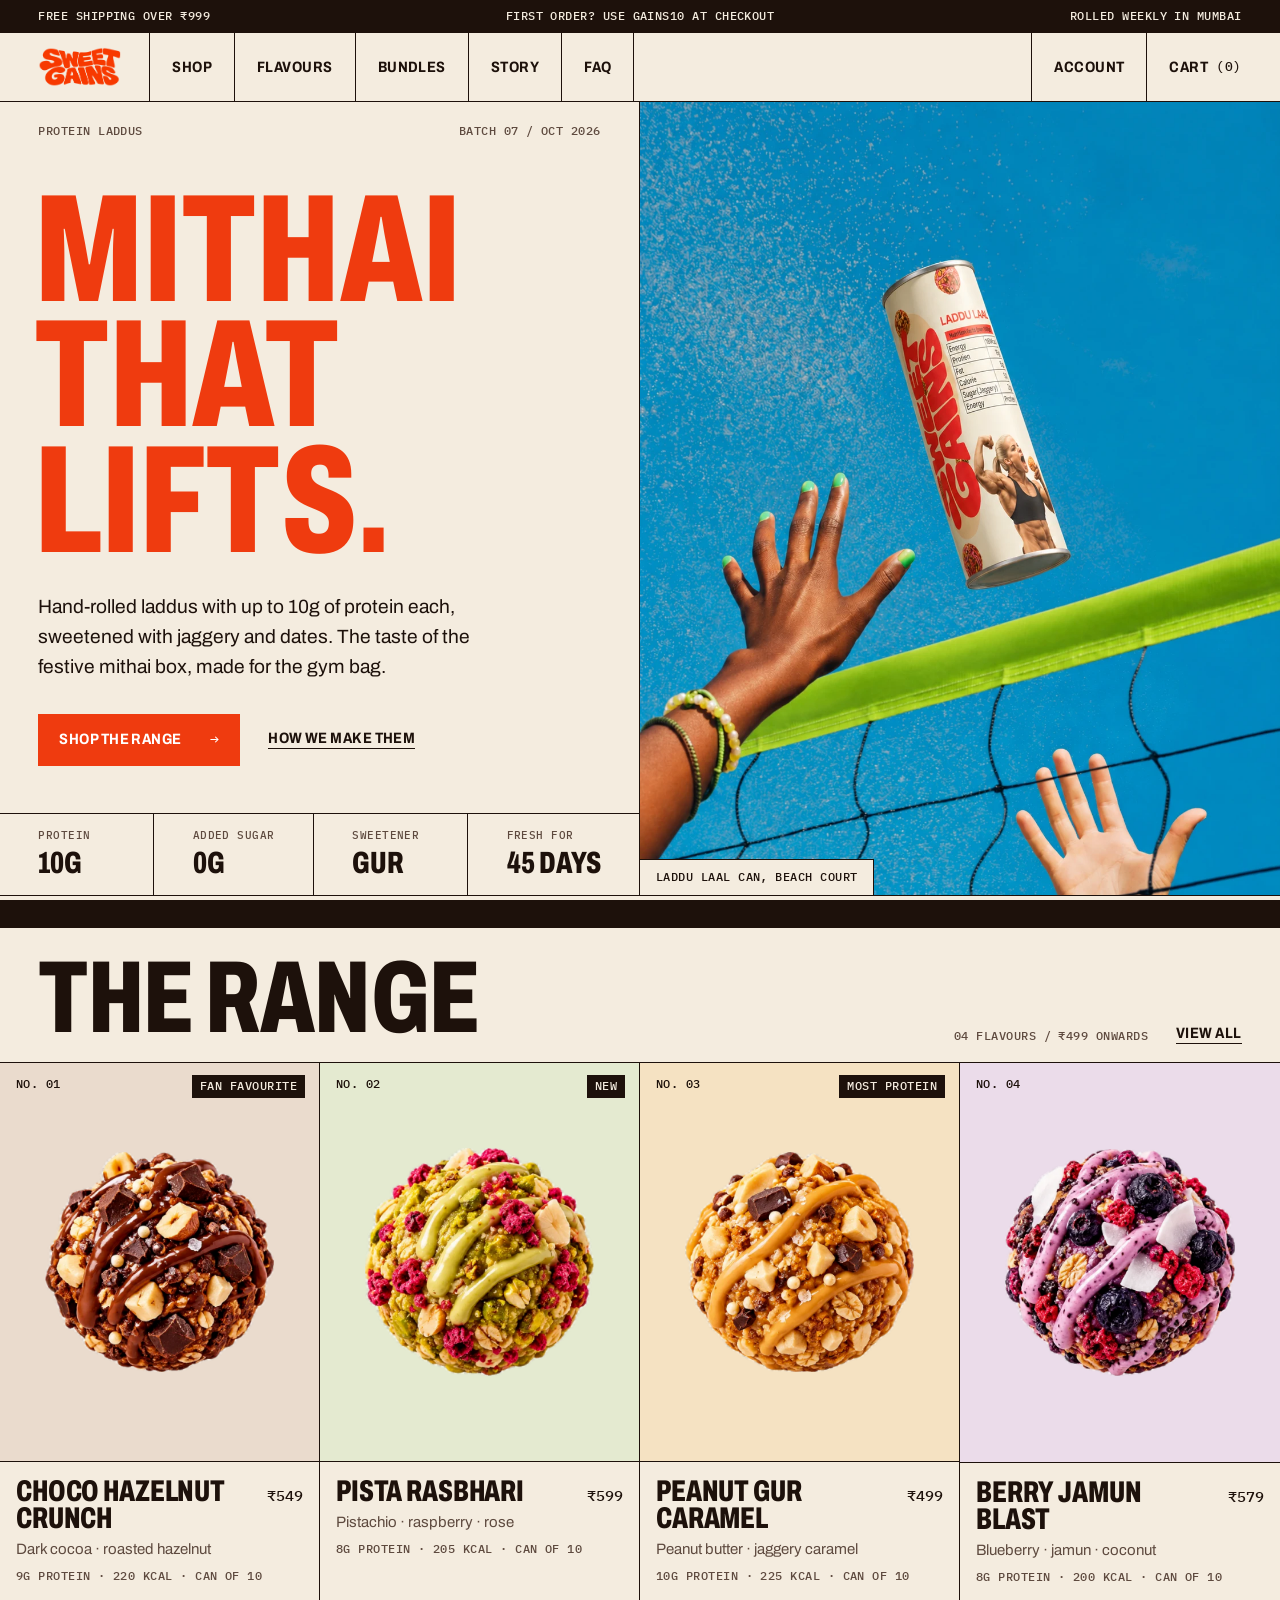
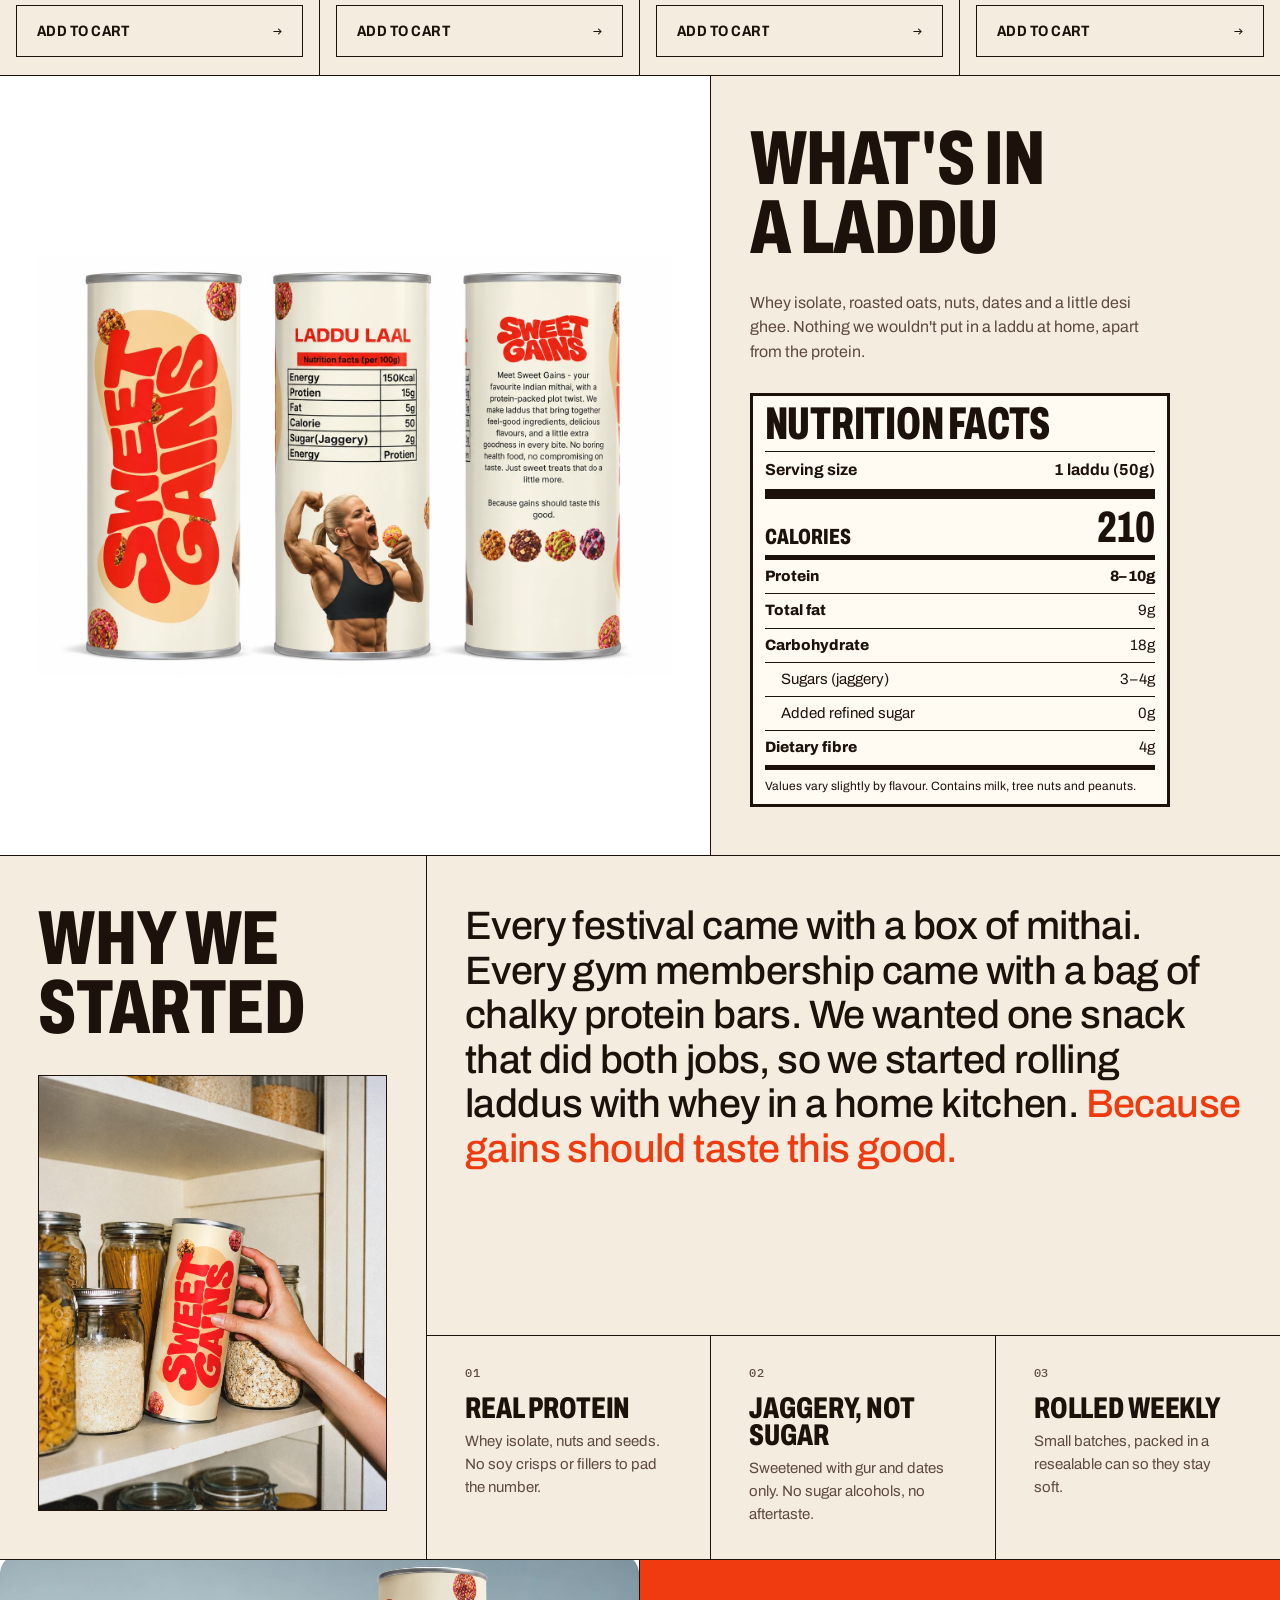
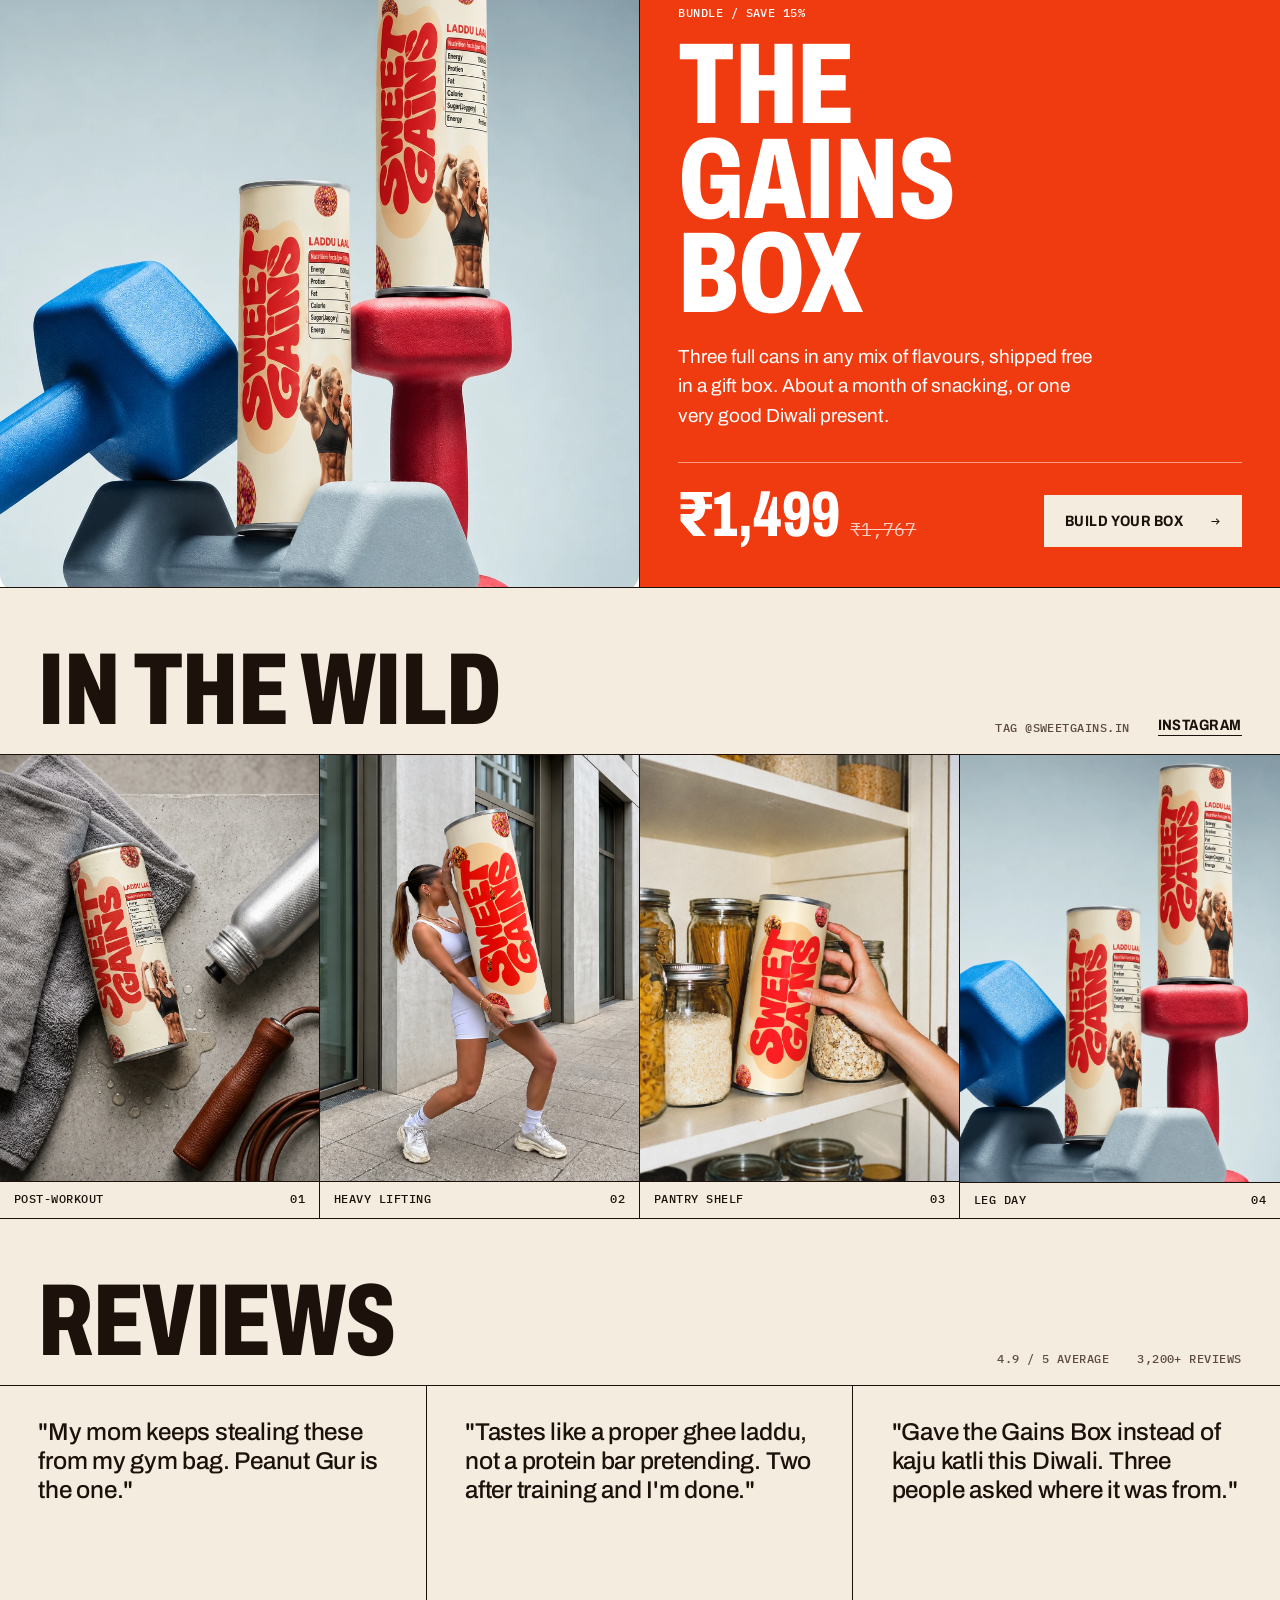
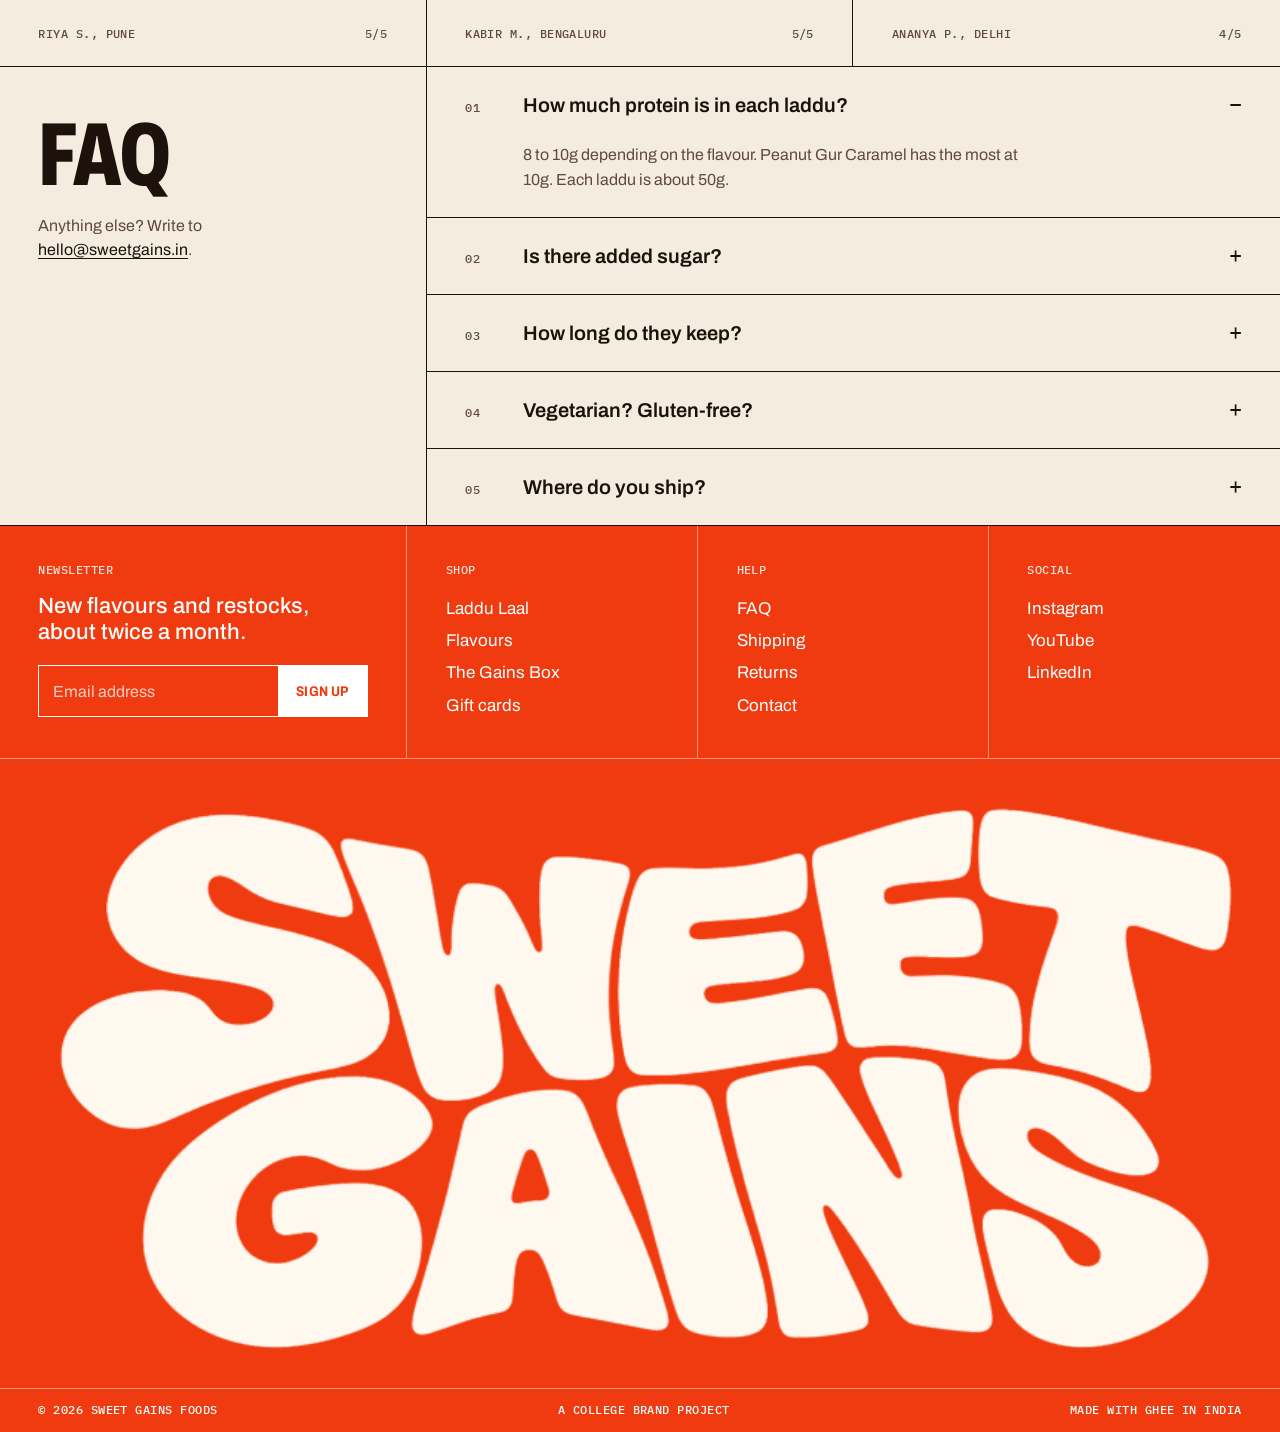
<file: index.html>
<!doctype html>
<html lang="en">
<head>
  <meta charset="utf-8">
  <meta name="viewport" content="width=device-width, initial-scale=1">
  <title>Sweet Gains | Protein Laddus</title>
  <meta name="description" content="High-protein laddus sweetened with jaggery. Hand-rolled in small batches.">
  <link rel="icon" href="assets/img/laddu-pb.png">
  <link rel="preconnect" href="https://fonts.googleapis.com">
  <link rel="preconnect" href="https://fonts.gstatic.com" crossorigin>
  <link href="https://fonts.googleapis.com/css2?family=Archivo:wdth,wght@62..125,400..900&family=IBM+Plex+Mono:wght@400;500&display=swap" rel="stylesheet">
  <link rel="stylesheet" href="css/styles.css">
  <script src="js/analytics.js"></script>
</head>
<body data-page="home">

<main>
  <section class="hero">
    <div class="hero__text">
      <div class="hero__top label"><span>Protein laddus</span><span>Batch 07 / Oct 2026</span></div>
      <div class="hero__main">
        <h1>Mithai<br>that<br>lifts.</h1>
        <p class="hero__lede">Hand-rolled laddus with up to 10g of protein each, sweetened with jaggery and dates. The taste of the festive mithai box, made for the gym bag.</p>
        <div class="hero__ctas">
          <a href="shop.html" class="btn btn--red">Shop the range</a>
          <a href="#story" class="link">How we make them</a>
        </div>
      </div>
      <dl class="spec">
        <div><dt>Protein</dt><dd>10g</dd></div>
        <div><dt>Added sugar</dt><dd>0g</dd></div>
        <div><dt>Sweetener</dt><dd>Gur</dd></div>
        <div><dt>Fresh for</dt><dd>45 days</dd></div>
      </dl>
    </div>
    <figure class="hero__img">
      <img src="assets/img/life-volley.webp" alt="A Sweet Gains can tossed over a volleyball net">
      <figcaption class="label">Laddu Laal can, beach court</figcaption>
    </figure>
  </section>

  <section id="shop">
    <header class="row-head">
      <h2>The range</h2>
      <span class="label">04 flavours / ₹499 onwards</span>
      <a href="shop.html" class="link">View all</a>
    </header>
    <div class="cells" id="bestsellers"></div>
  </section>

  <section class="facts">
    <div class="facts__img"><img src="assets/img/can-trio.webp" alt="Front, nutrition and back panels of the Laddu Laal can"></div>
    <div class="facts__side">
      <h2>What's in<br>a laddu</h2>
      <p>Whey isolate, roasted oats, nuts, dates and a little desi ghee. Nothing we wouldn't put in a laddu at home, apart from the protein.</p>
      <div class="panel">
        <h3>Nutrition Facts</h3>
        <div class="panel__serve"><span>Serving size</span><span>1 laddu (50g)</span></div>
        <div class="panel__cal"><span>Calories</span><b>210</b></div>
        <div class="panel__row"><span><b>Protein</b></span><b>8–10g</b></div>
        <div class="panel__row"><span><b>Total fat</b></span><span>9g</span></div>
        <div class="panel__row"><span><b>Carbohydrate</b></span><span>18g</span></div>
        <div class="panel__row ind"><span>Sugars (jaggery)</span><span>3–4g</span></div>
        <div class="panel__row ind"><span>Added refined sugar</span><span>0g</span></div>
        <div class="panel__row last"><span><b>Dietary fibre</b></span><span>4g</span></div>
        <p class="panel__foot">Values vary slightly by flavour. Contains milk, tree nuts and peanuts.</p>
      </div>
    </div>
  </section>

  <section class="story" id="story">
    <div class="story__aside">
      <h2>Why we<br>started</h2>
      <img src="assets/img/life-pantry.webp" alt="A Sweet Gains can on a pantry shelf next to jars of oats and rice">
    </div>
    <div class="story__main">
      <p class="story__big">Every festival came with a box of mithai. Every gym membership came with a bag of chalky protein bars. We wanted one snack that did both jobs, so we started rolling laddus with whey in a home kitchen. <em>Because gains should taste this good.</em></p>
      <div class="points">
        <div><span class="label">01</span><h3>Real protein</h3><p>Whey isolate, nuts and seeds. No soy crisps or fillers to pad the number.</p></div>
        <div><span class="label">02</span><h3>Jaggery, not sugar</h3><p>Sweetened with gur and dates only. No sugar alcohols, no aftertaste.</p></div>
        <div><span class="label">03</span><h3>Rolled weekly</h3><p>Small batches, packed in a resealable can so they stay soft.</p></div>
      </div>
    </div>
  </section>

  <section class="bundle">
    <div class="bundle__img"><img src="assets/img/life-dumbbells.webp" alt="Two Sweet Gains cans stacked on dumbbells"></div>
    <div class="bundle__copy">
      <div>
        <span class="label">Bundle / save 15%</span>
        <h2 style="margin-top:14px">The<br>Gains<br>Box</h2>
        <p>Three full cans in any mix of flavours, shipped free in a gift box. About a month of snacking, or one very good Diwali present.</p>
      </div>
      <div class="bundle__buy">
        <div class="bundle__price">₹1,499<s>₹1,767</s></div>
        <a href="product.html?id=gains-box" class="btn btn--paper">Build your box</a>
      </div>
    </div>
  </section>

  <section>
    <header class="row-head">
      <h2>In the wild</h2>
      <span class="label">Tag @sweetgains.in</span>
      <a href="#" class="link">Instagram</a>
    </header>
    <div class="strip">
      <figure><img src="assets/img/life-gym.webp" alt="Sweet Gains can beside a towel, steel bottle and skipping rope" loading="lazy"><figcaption class="label"><span>Post-workout</span><span>01</span></figcaption></figure>
      <figure><img src="assets/img/life-street.webp" alt="An athlete carrying an oversized Sweet Gains can" loading="lazy"><figcaption class="label"><span>Heavy lifting</span><span>02</span></figcaption></figure>
      <figure><img src="assets/img/life-pantry.webp" alt="Sweet Gains can on a pantry shelf" loading="lazy"><figcaption class="label"><span>Pantry shelf</span><span>03</span></figcaption></figure>
      <figure><img src="assets/img/life-dumbbells.webp" alt="Sweet Gains cans on dumbbells" loading="lazy"><figcaption class="label"><span>Leg day</span><span>04</span></figcaption></figure>
    </div>
  </section>

  <section>
    <header class="row-head">
      <h2>Reviews</h2>
      <span class="label">4.9 / 5 average</span>
      <span class="label">3,200+ reviews</span>
    </header>
    <div class="quotes">
      <blockquote><p>"My mom keeps stealing these from my gym bag. Peanut Gur is the one."</p><footer class="label"><span>Riya S., Pune</span><span>5/5</span></footer></blockquote>
      <blockquote><p>"Tastes like a proper ghee laddu, not a protein bar pretending. Two after training and I'm done."</p><footer class="label"><span>Kabir M., Bengaluru</span><span>5/5</span></footer></blockquote>
      <blockquote><p>"Gave the Gains Box instead of kaju katli this Diwali. Three people asked where it was from."</p><footer class="label"><span>Ananya P., Delhi</span><span>4/5</span></footer></blockquote>
    </div>
  </section>

  <section class="faq" id="faq">
    <div class="faq__head">
      <h2>FAQ</h2>
      <p>Anything else? Write to <a href="#">hello@sweetgains.in</a>.</p>
    </div>
    <div class="faq__list">
      <details open><summary><span class="label">01</span>How much protein is in each laddu?</summary><p>8 to 10g depending on the flavour. Peanut Gur Caramel has the most at 10g. Each laddu is about 50g.</p></details>
      <details><summary><span class="label">02</span>Is there added sugar?</summary><p>No refined sugar. We use jaggery and dates, which keeps each laddu at 3 to 4g of sugar.</p></details>
      <details><summary><span class="label">03</span>How long do they keep?</summary><p>Best within 45 days. Keep the can closed somewhere cool and dry. No fridge needed, though the chocolate one is good cold.</p></details>
      <details><summary><span class="label">04</span>Vegetarian? Gluten-free?</summary><p>Every flavour is vegetarian. They contain milk, nuts and oats, and are made in a kitchen that also handles gluten.</p></details>
      <details><summary><span class="label">05</span>Where do you ship?</summary><p>Anywhere in India. Orders leave within 24 hours and take 2 to 5 days. Free shipping over ₹999.</p></details>
    </div>
  </section>
</main>

<script src="js/data.js"></script>
<script src="js/app.js"></script>
</body>
</html>
</file>
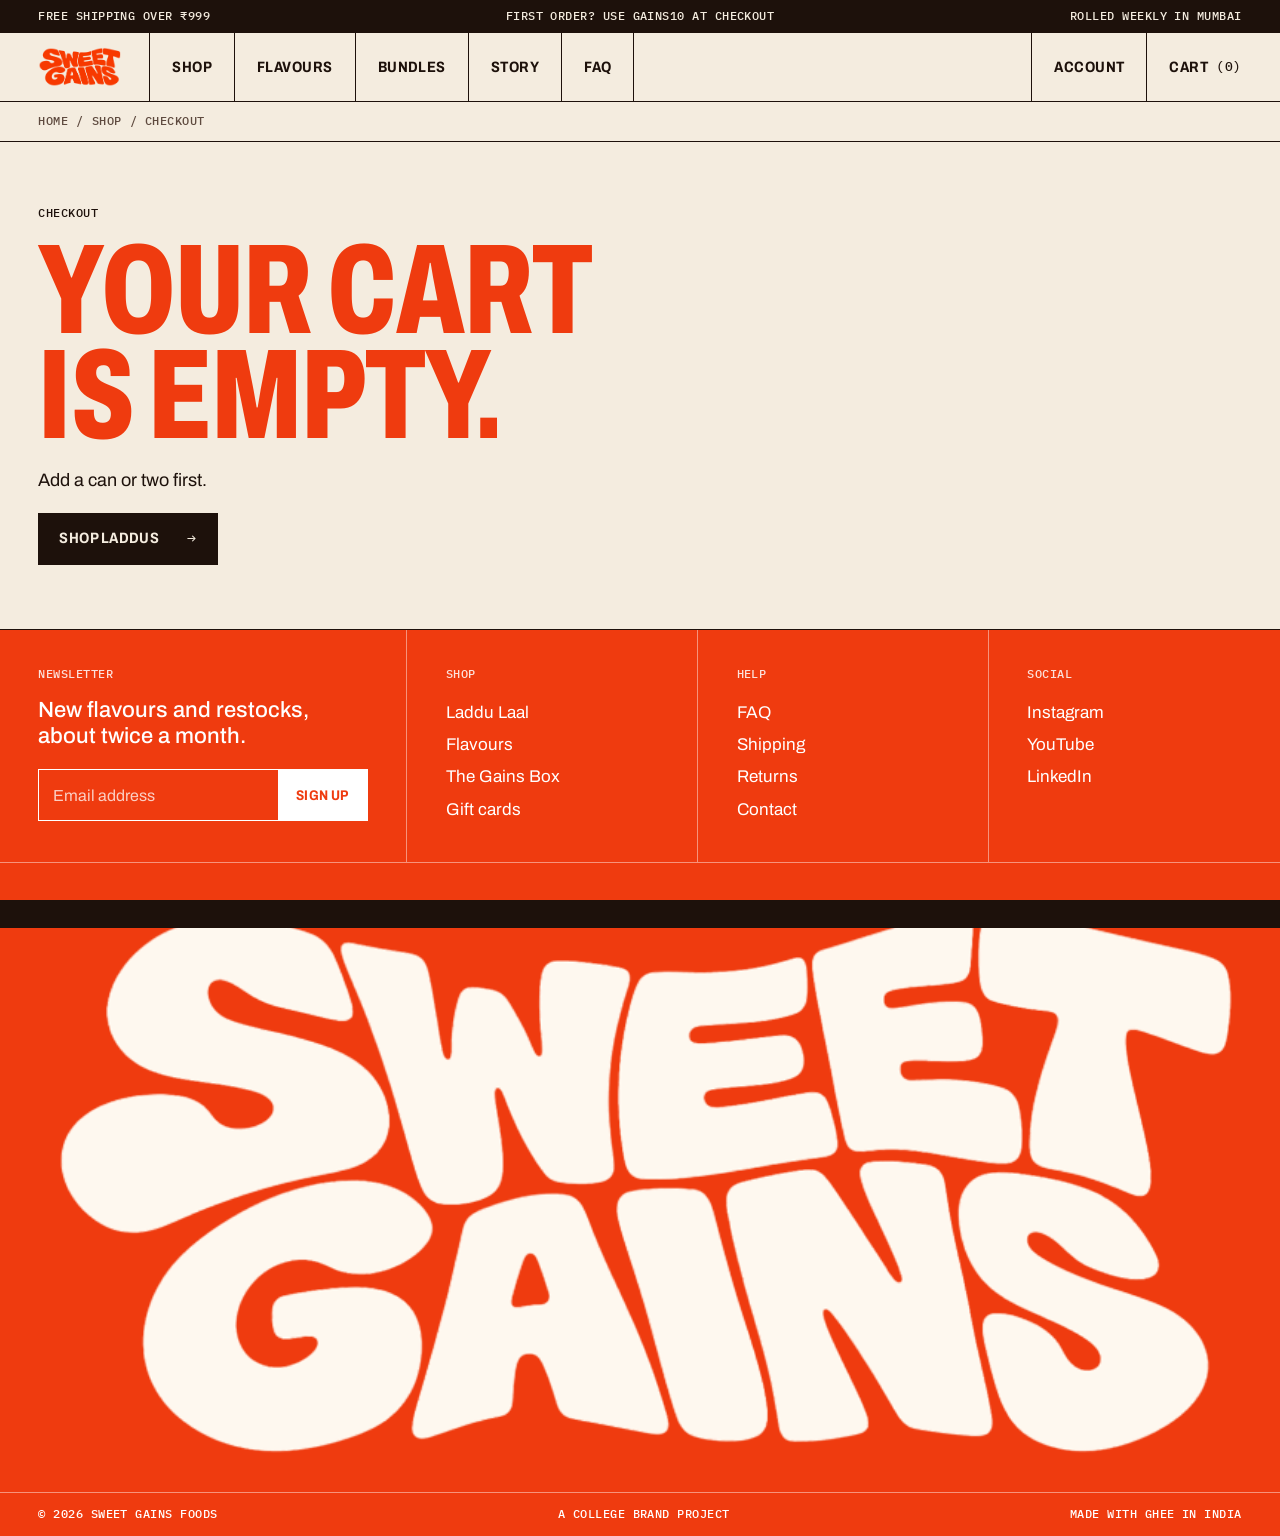
<file: checkout.html>
<!doctype html>
<html lang="en">
<head>
  <meta charset="utf-8">
  <meta name="viewport" content="width=device-width, initial-scale=1">
  <link rel="icon" href="assets/img/laddu-pb.png">
  <link rel="preconnect" href="https://fonts.googleapis.com">
  <link rel="preconnect" href="https://fonts.gstatic.com" crossorigin>
  <link href="https://fonts.googleapis.com/css2?family=Archivo:wdth,wght@62..125,400..900&family=IBM+Plex+Mono:wght@400;500&display=swap" rel="stylesheet">
  <link rel="stylesheet" href="css/styles.css">
  <script src="js/analytics.js"></script>
  <title>Checkout | Sweet Gains</title>
</head>
<body data-page="checkout">
<main>
  <nav class="crumbs label"><a href="index.html">Home</a><span>/</span><a href="shop.html">Shop</a><span>/</span><span>Checkout</span></nav>
  <div class="checkout">
    <form id="checkout-form" novalidate>
      <div class="co-head"><h1>Checkout</h1><p>Three steps and you're done.</p></div>

      <div class="fieldset">
        <h3>Contact <span>01</span></h3>
        <div class="fields">
          <label class="field">First name<input name="fname" required autocomplete="given-name"></label>
          <label class="field">Last name<input name="lname" required autocomplete="family-name"></label>
          <label class="field">Email<input name="email" type="email" required autocomplete="email"></label>
          <label class="field">Phone<input name="phone" type="tel" required pattern="[0-9 +]{10,14}" autocomplete="tel" placeholder="+91"></label>
        </div>
      </div>

      <div class="fieldset">
        <h3>Delivery <span>02</span></h3>
        <div class="fields">
          <label class="field full">Address<input name="address" required autocomplete="street-address" placeholder="Flat, building, street"></label>
          <label class="field">City<input name="city" required autocomplete="address-level2"></label>
          <label class="field">PIN code<input name="pin" required pattern="[0-9]{6}" inputmode="numeric" autocomplete="postal-code"></label>
          <label class="field full">State
            <select name="state" required>
              <option value="">Select state</option>
              <option>Delhi</option><option>Gujarat</option><option>Karnataka</option><option>Kerala</option>
              <option>Maharashtra</option><option>Punjab</option><option>Rajasthan</option><option>Tamil Nadu</option>
              <option>Telangana</option><option>Uttar Pradesh</option><option>West Bengal</option><option>Other</option>
            </select>
          </label>
        </div>
      </div>

      <div class="fieldset">
        <h3>Payment <span>03</span></h3>
        <label class="pay-opt is-on"><input type="radio" name="pay" value="upi" checked><div><b>UPI</b><small>GPay, PhonePe, Paytm</small></div></label>
        <label class="pay-opt"><input type="radio" name="pay" value="card"><div><b>Credit or debit card</b><small>Visa, Mastercard, RuPay</small></div></label>
        <label class="pay-opt"><input type="radio" name="pay" value="cod"><div><b>Cash on delivery</b><small>Pay when it arrives</small></div></label>
        <p class="demo-note label">Demo store for a college project. No real payment is collected.</p>
      </div>

      <div class="co-submit"><button id="place" class="btn btn--red btn--block" type="submit">Place order</button></div>
    </form>
    <aside class="summary" id="summary"></aside>
  </div>
</main>
<script src="js/data.js"></script>
<script src="js/app.js"></script>
</body>
</html>
</file>
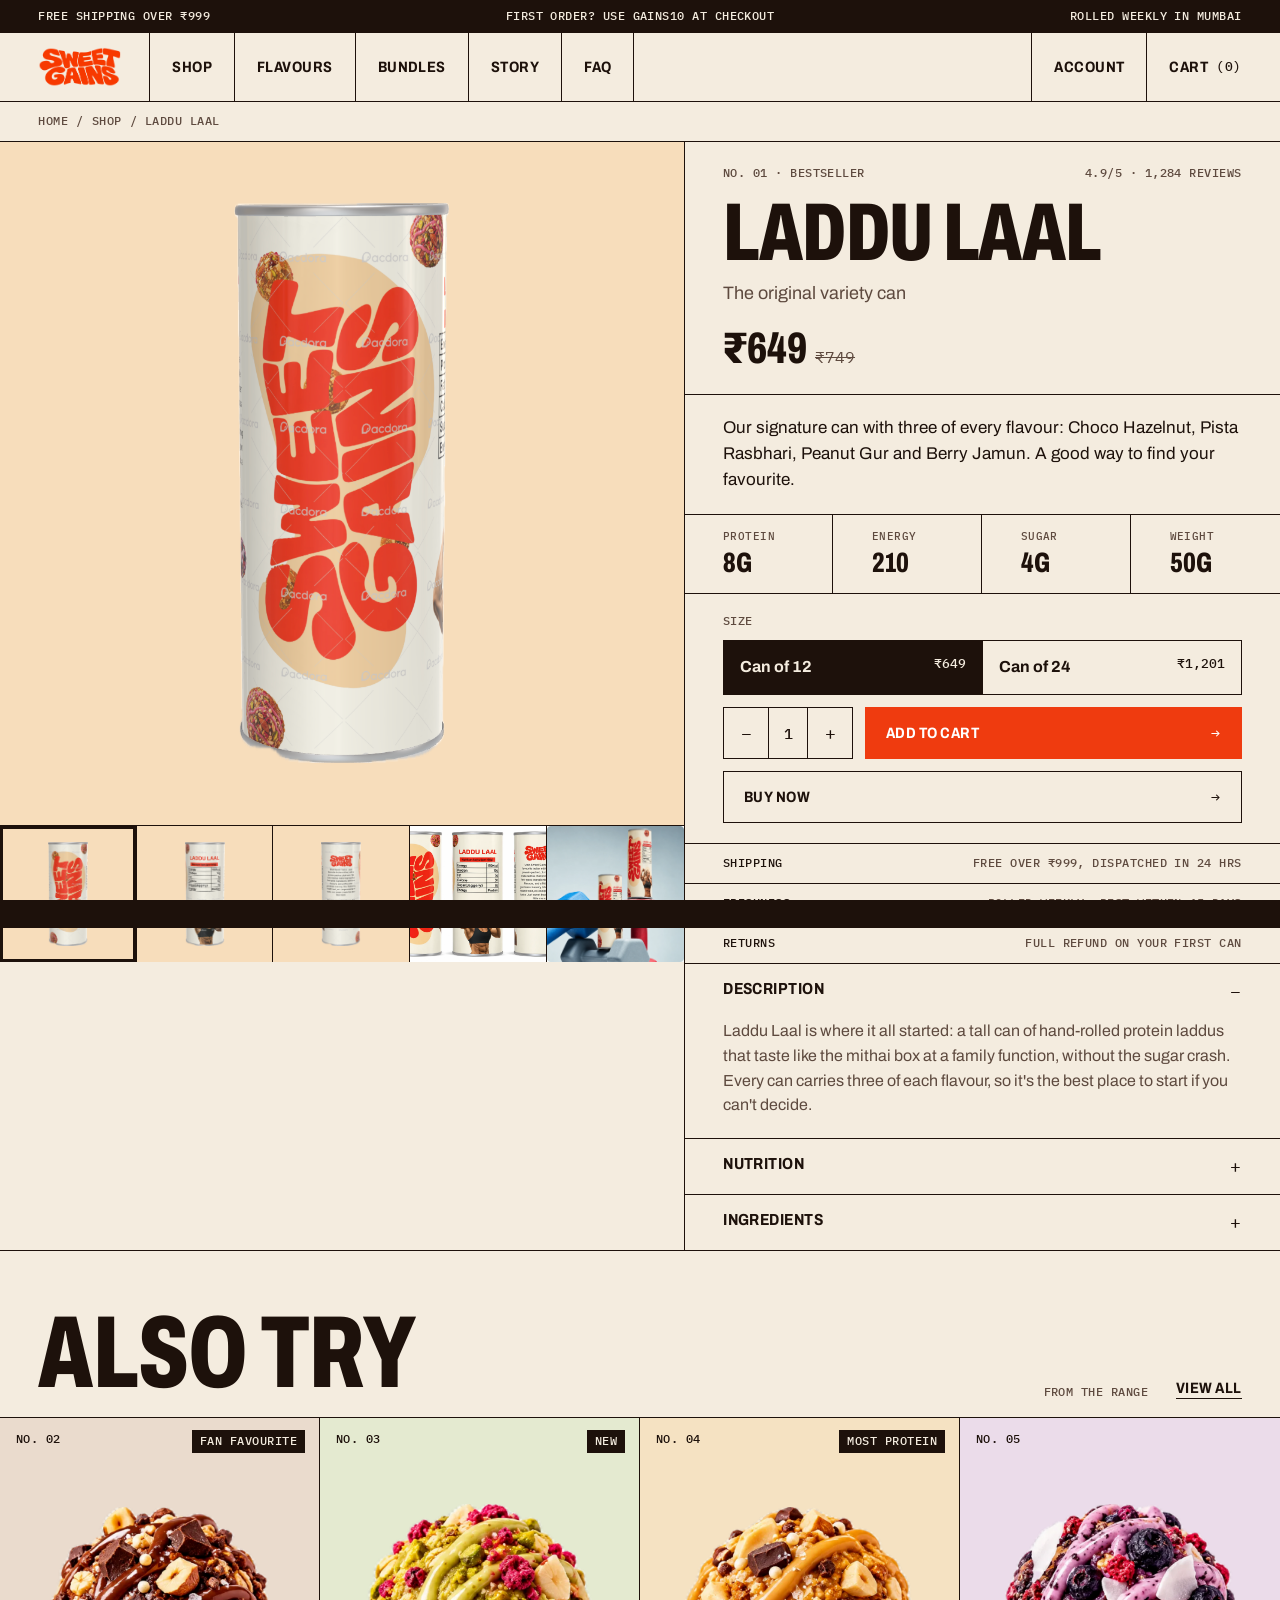
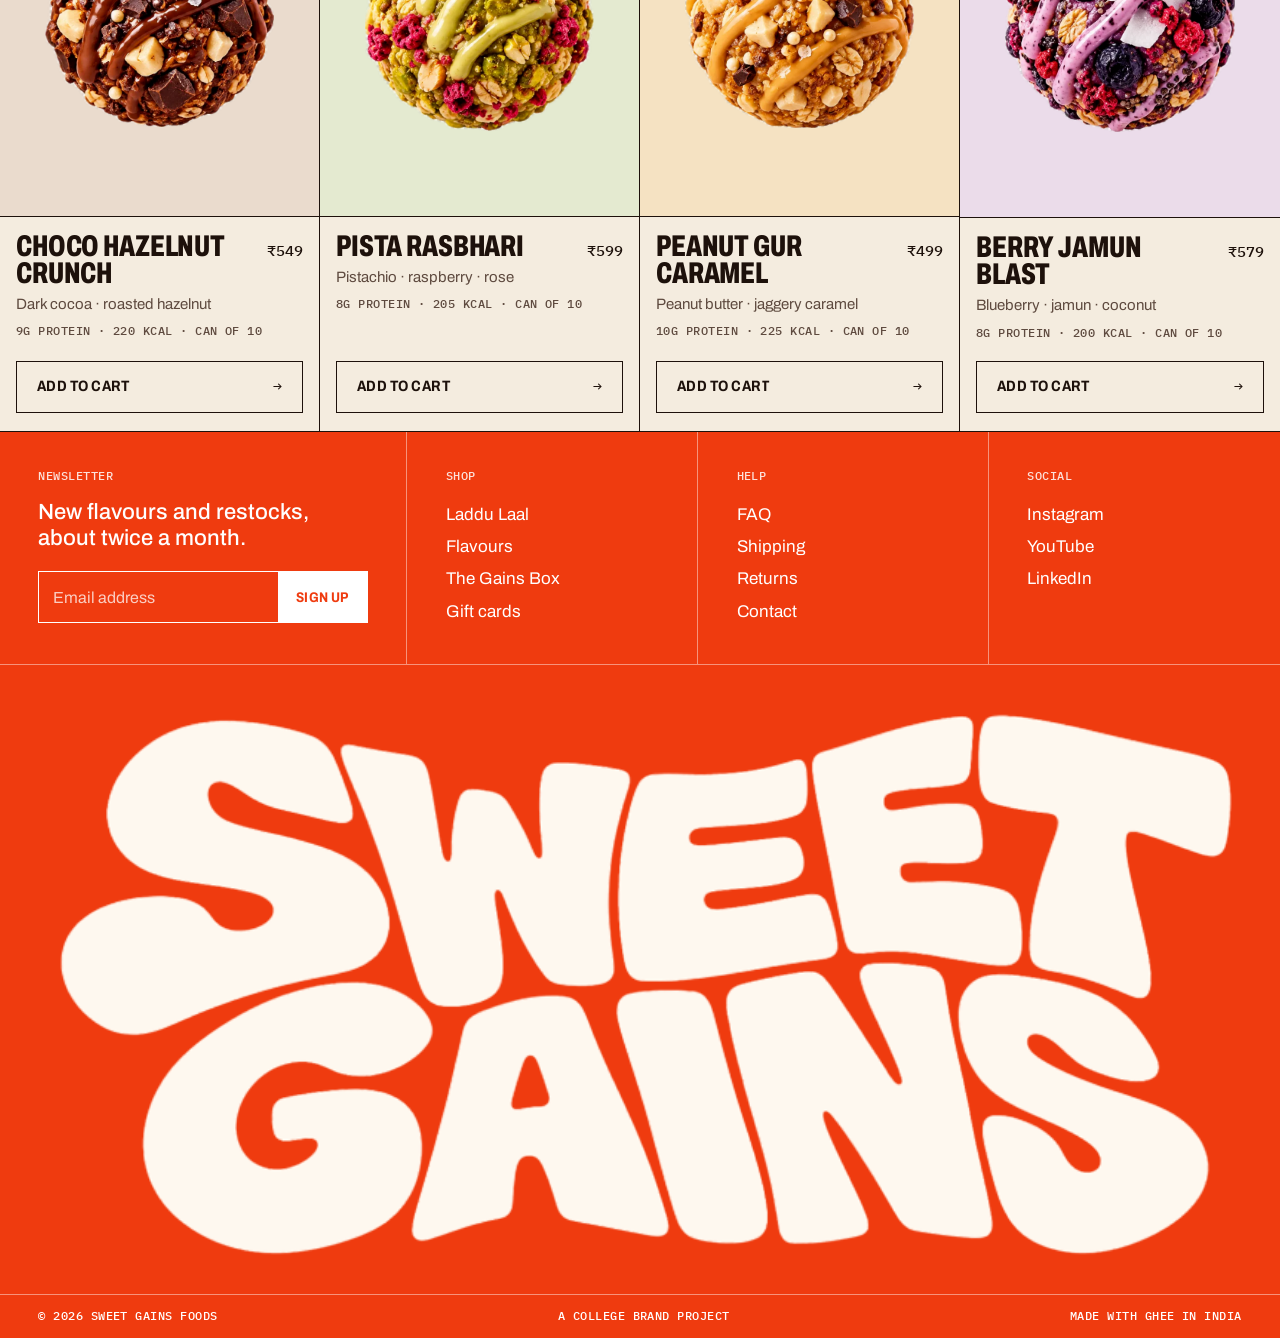
<file: product.html>
<!doctype html>
<html lang="en">
<head>
  <meta charset="utf-8">
  <meta name="viewport" content="width=device-width, initial-scale=1">
  <link rel="icon" href="assets/img/laddu-pb.png">
  <link rel="preconnect" href="https://fonts.googleapis.com">
  <link rel="preconnect" href="https://fonts.gstatic.com" crossorigin>
  <link href="https://fonts.googleapis.com/css2?family=Archivo:wdth,wght@62..125,400..900&family=IBM+Plex+Mono:wght@400;500&display=swap" rel="stylesheet">
  <link rel="stylesheet" href="css/styles.css">
  <script src="js/analytics.js"></script>
  <title>Sweet Gains</title>
</head>
<body data-page="product">
<main>
  <div id="pdp"></div>
  <section class="related">
    <header class="row-head"><h2>Also try</h2><span class="label">From the range</span><a href="shop.html" class="link">View all</a></header>
    <div class="cells" id="related"></div>
  </section>
</main>
<script src="js/data.js"></script>
<script src="js/app.js"></script>
</body>
</html>
</file>
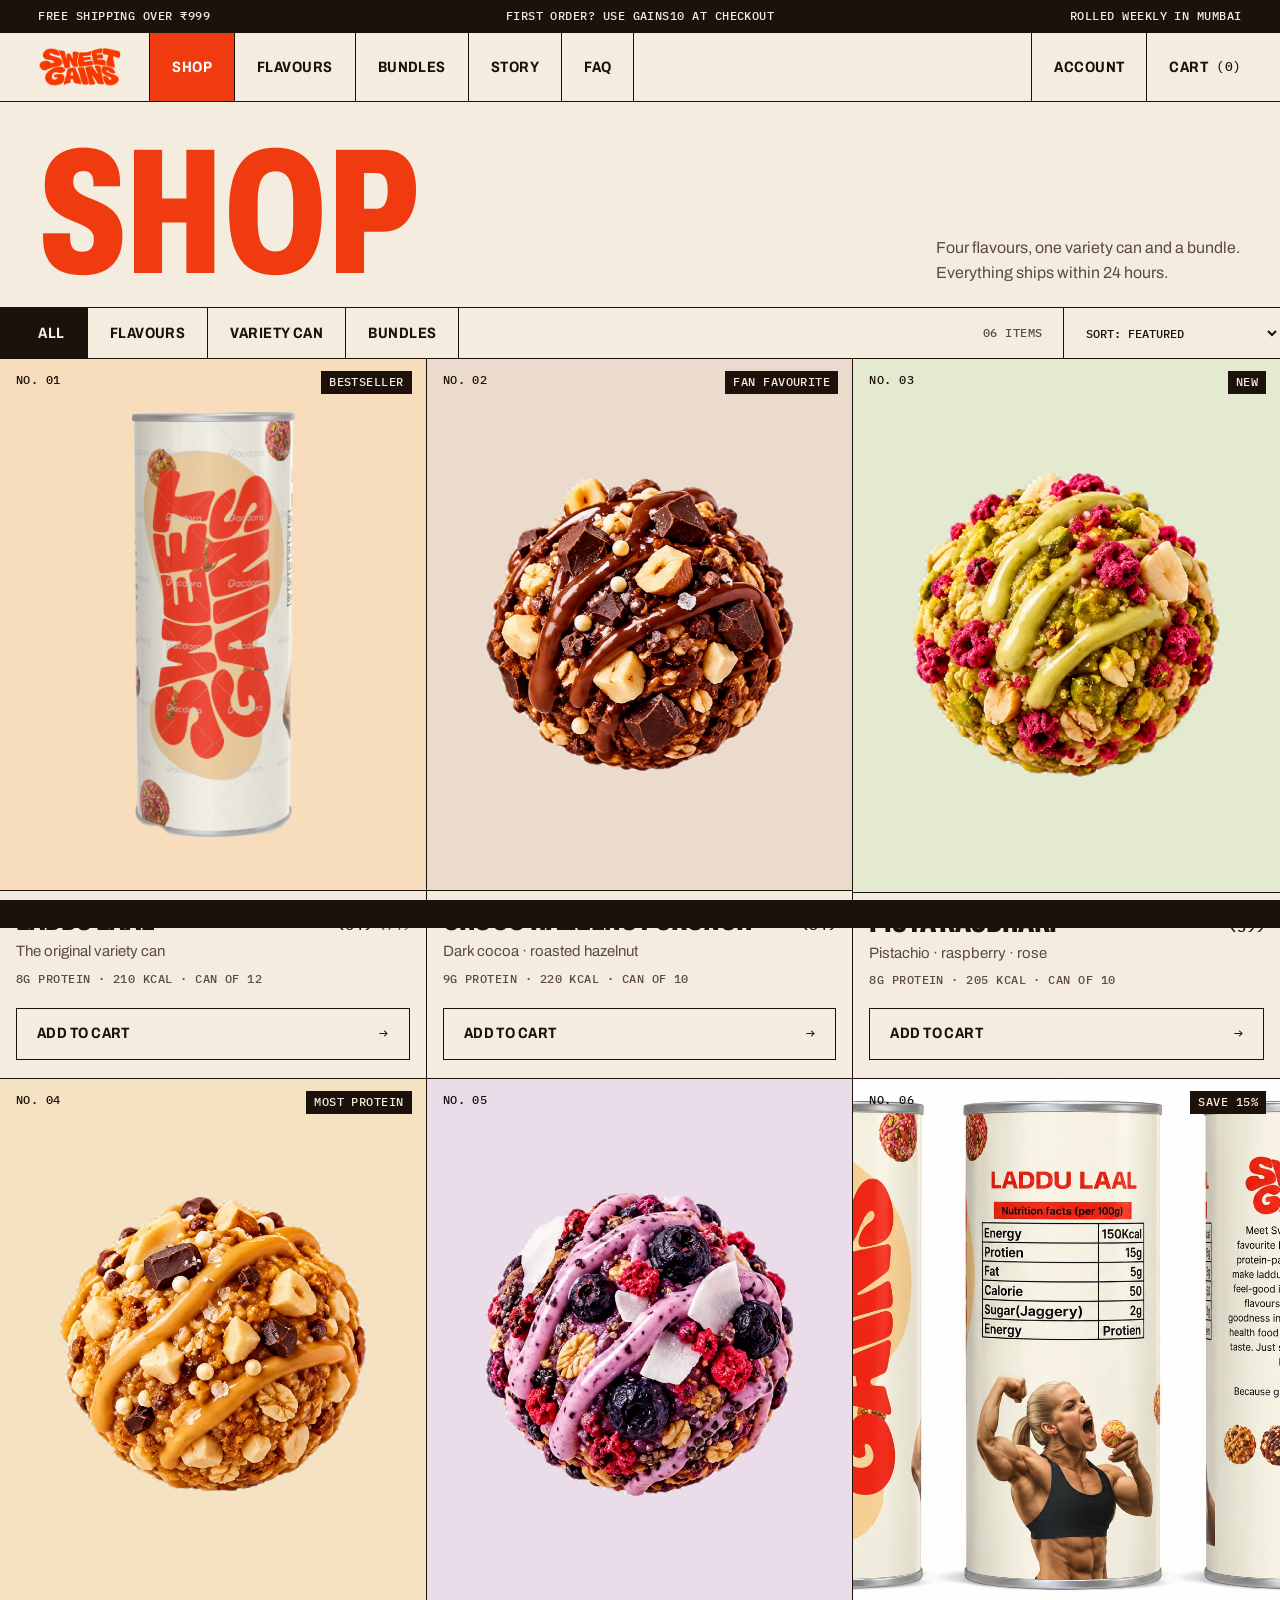
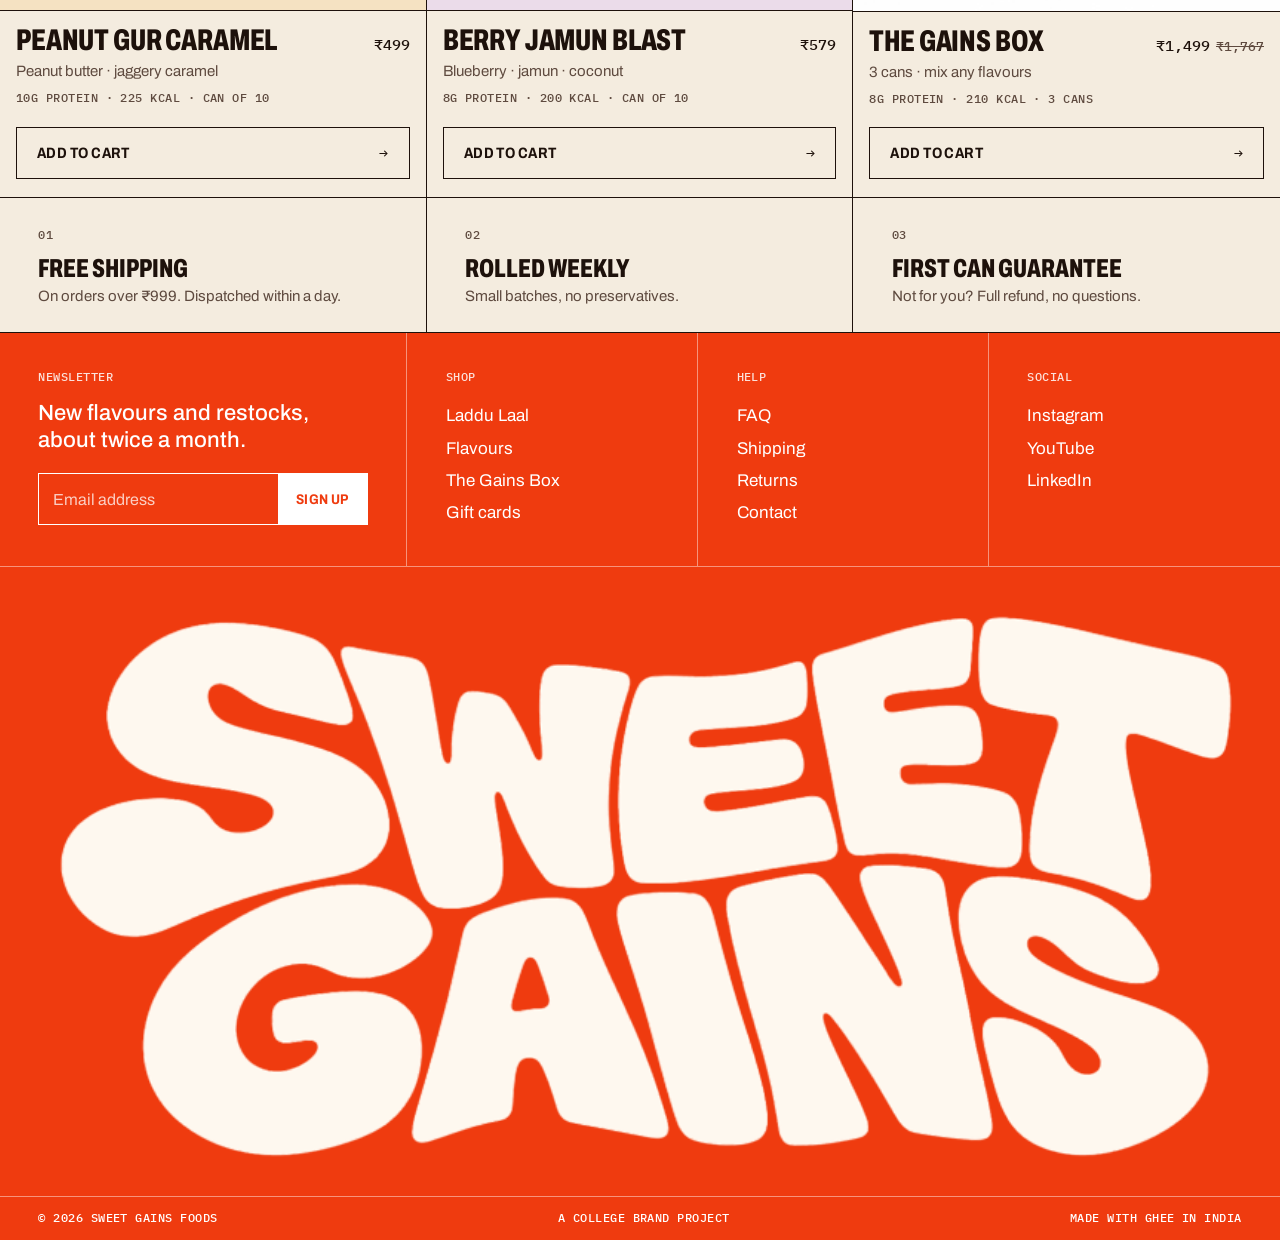
<file: shop.html>
<!doctype html>
<html lang="en">
<head>
  <meta charset="utf-8">
  <meta name="viewport" content="width=device-width, initial-scale=1">
  <link rel="icon" href="assets/img/laddu-pb.png">
  <link rel="preconnect" href="https://fonts.googleapis.com">
  <link rel="preconnect" href="https://fonts.gstatic.com" crossorigin>
  <link href="https://fonts.googleapis.com/css2?family=Archivo:wdth,wght@62..125,400..900&family=IBM+Plex+Mono:wght@400;500&display=swap" rel="stylesheet">
  <link rel="stylesheet" href="css/styles.css">
  <script src="js/analytics.js"></script>
  <title>Shop | Sweet Gains</title>
</head>
<body data-page="shop">
<main>
  <section class="page-head">
    <h1>Shop</h1>
    <p>Four flavours, one variety can and a bundle. Everything ships within 24 hours.</p>
  </section>
  <div class="toolbar">
    <div class="chips" role="group" aria-label="Filter products">
      <button data-c="all">All</button>
      <button data-c="flavours">Flavours</button>
      <button data-c="cans">Variety can</button>
      <button data-c="bundles">Bundles</button>
    </div>
    <div class="toolbar__right">
      <span class="shop-count label"></span>
      <select id="sort" aria-label="Sort products">
        <option value="featured">Sort: Featured</option>
        <option value="rating">Sort: Top rated</option>
        <option value="protein">Sort: Most protein</option>
        <option value="low">Sort: Price low–high</option>
        <option value="high">Sort: Price high–low</option>
      </select>
    </div>
  </div>
  <div class="cells cells--3" id="shop-grid"></div>
  <div class="assure">
    <div><span class="label">01</span><b>Free shipping</b><p>On orders over ₹999. Dispatched within a day.</p></div>
    <div><span class="label">02</span><b>Rolled weekly</b><p>Small batches, no preservatives.</p></div>
    <div><span class="label">03</span><b>First can guarantee</b><p>Not for you? Full refund, no questions.</p></div>
  </div>
</main>
<script src="js/data.js"></script>
<script src="js/app.js"></script>
</body>
</html>
</file>
<file: css/styles.css>
/* Sweet Gains — packaging-label system: square edges, ink rules, condensed type */
:root {
  --red: #ef3b0f;
  --red-dk: #c42c06;
  --paper: #f4ecdf;
  --paper-2: #ebe0cf;
  --ink: #1d110b;
  --ink-2: #5e4a3f;
  --rule: #1d110b;
  --soft: rgba(29, 17, 11, .18);
  --cond: 'Archivo', 'Arial Narrow', sans-serif;
  --mono: 'IBM Plex Mono', ui-monospace, monospace;
  --gutter: clamp(16px, 3vw, 40px);
}

*, *::before, *::after { box-sizing: border-box; }
html { -webkit-text-size-adjust: 100%; overflow-x: clip; }
body { margin: 0; background: var(--paper); color: var(--ink); font: 400 16px/1.55 var(--cond); font-stretch: 100%; -webkit-font-smoothing: antialiased; overflow-x: clip; }
body.no-scroll { overflow: hidden; }
img { max-width: 100%; display: block; }
a { color: inherit; text-decoration: none; }
button { font: inherit; color: inherit; cursor: pointer; background: none; border: 0; padding: 0; border-radius: 0; }
input, select { font: inherit; color: inherit; border-radius: 0; }
h1, h2, h3, h4 { margin: 0; font-family: var(--cond); font-stretch: 68%; font-weight: 800; text-transform: uppercase; line-height: .9; letter-spacing: -.005em; }
p { margin: 0; }
:focus-visible { outline: 2px solid var(--red); outline-offset: 2px; }

.label { font: 500 11.5px/1.3 var(--mono); letter-spacing: .04em; text-transform: uppercase; }
.muted { color: var(--ink-2); }

/* ---------- buttons ---------- */
.btn { display: inline-flex; align-items: center; justify-content: space-between; gap: 28px; height: 52px; padding: 0 20px; font: 700 15px/1 var(--cond); font-stretch: 85%; text-transform: uppercase; letter-spacing: .03em; border: 1px solid var(--ink); background: var(--ink); color: var(--paper); transition: background .15s, color .15s, border-color .15s; white-space: nowrap; }
.btn::after { content: '→'; font-family: var(--mono); font-weight: 400; transition: transform .2s; }
.btn:hover::after { transform: translateX(4px); }
.btn:hover { background: var(--red); border-color: var(--red); }
.btn--red { background: var(--red); border-color: var(--red); color: #fff; }
.btn--red:hover { background: var(--ink); border-color: var(--ink); }
.btn--line { background: transparent; color: var(--ink); }
.btn--line:hover { background: var(--ink); color: var(--paper); border-color: var(--ink); }
.btn--paper { background: var(--paper); color: var(--ink); border-color: var(--paper); }
.btn--paper:hover { background: var(--ink); color: var(--paper); border-color: var(--ink); }
.btn--block { width: 100%; }
.btn--plain { justify-content: center; }
.btn--plain::after { content: none; }
.link { font: 700 15px var(--cond); font-stretch: 85%; text-transform: uppercase; letter-spacing: .03em; border-bottom: 1.5px solid currentColor; padding-bottom: 2px; }
.link:hover { color: var(--red); }

/* ---------- header ---------- */
.announce { background: var(--ink); color: var(--paper); display: flex; justify-content: space-between; gap: 20px; padding: 9px var(--gutter); }
@media (max-width: 760px) { .announce span:not(:nth-child(2)) { display: none; } .announce { justify-content: center; } }
.site-header { position: sticky; top: 0; z-index: 40; background: var(--paper); border-bottom: 1px solid var(--rule); }
.site-header__inner { display: grid; grid-template-columns: auto 1fr auto; align-items: stretch; height: 68px; }
.brand { display: flex; align-items: center; padding: 0 28px 0 var(--gutter); border-right: 1px solid var(--rule); }
.brand img { height: 40px; width: auto; }
.site-nav { display: flex; align-items: stretch; }
.site-nav a, .site-header__actions > * { display: flex; align-items: center; padding: 0 22px; font: 700 15px var(--cond); font-stretch: 85%; text-transform: uppercase; letter-spacing: .03em; transition: background .15s, color .15s; }
.site-nav a { border-right: 1px solid var(--rule); }
.site-nav a:hover, .site-header__actions > *:hover { background: var(--ink); color: var(--paper); }
.site-nav a.is-active { background: var(--red); color: #fff; }
.site-header__actions { display: flex; align-items: stretch; }
.site-header__actions > * { border-left: 1px solid var(--rule); }
.cart-btn { gap: 8px; padding-right: var(--gutter) !important; }
.cart-count { font: 500 13px var(--mono); }
.nav-toggle { display: none !important; }
.mobile-nav { position: fixed; inset: 0; z-index: 60; background: var(--red); color: #fff; padding: 20px var(--gutter); display: flex; flex-direction: column; }
.mobile-nav[hidden] { display: none; }
.mobile-nav__close { align-self: flex-end; font: 500 13px var(--mono); text-transform: uppercase; padding: 8px 0; margin-bottom: 20px; }
.mobile-nav a { font: 800 56px/1 var(--cond); font-stretch: 62%; text-transform: uppercase; padding: 12px 0; border-bottom: 1px solid rgba(255,255,255,.4); }
@media (max-width: 960px) {
  .site-nav, .hide-sm { display: none !important; }
  .nav-toggle { display: flex !important; }
  .brand { border-right: 0; }
  .site-header__inner { height: 60px; grid-template-columns: 1fr auto; }
  .brand img { height: 34px; }
}

/* ---------- hero ---------- */
.hero { display: grid; grid-template-columns: 1fr 1fr; border-bottom: 1px solid var(--rule); min-height: calc(100vh - 106px); }
.hero__text { display: flex; flex-direction: column; justify-content: space-between; border-right: 1px solid var(--rule); }
.hero__top { padding: 22px var(--gutter) 0; display: flex; justify-content: space-between; gap: 16px; color: var(--ink-2); }
.hero__main { padding: 40px var(--gutter); }
.hero h1 { font-size: clamp(76px, 12vw, 190px); color: var(--red); line-height: .82; margin-left: -.03em; }
.hero__lede { font-size: clamp(17px, 1.5vw, 20px); max-width: 40ch; margin: 28px 0 32px; }
.hero__ctas { display: flex; align-items: center; gap: 28px; flex-wrap: wrap; }
.spec { display: grid; grid-template-columns: repeat(4, 1fr); margin: 0; border-top: 1px solid var(--rule); }
.spec div { padding: 14px var(--gutter) 16px; border-right: 1px solid var(--rule); }
.spec div:last-child { border-right: 0; }
.spec dt { font: 500 11px var(--mono); text-transform: uppercase; letter-spacing: .04em; color: var(--ink-2); }
.spec dd { margin: 6px 0 0; font: 800 clamp(26px, 2.4vw, 36px)/1 var(--cond); font-stretch: 68%; text-transform: uppercase; white-space: nowrap; }
.spec dt { white-space: nowrap; }
.hero__img { margin: 0; position: relative; overflow: hidden; background: #2b7fd0; }
.hero__img img { position: absolute; inset: 0; width: 100%; height: 100%; object-fit: cover; object-position: 60% 30%; }
.hero__img figcaption { position: absolute; left: 0; bottom: 0; background: var(--paper); padding: 10px 16px; border-top: 1px solid var(--rule); border-right: 1px solid var(--rule); }
@media (max-width: 900px) {
  .hero { grid-template-columns: 1fr; min-height: 0; }
  .hero__text { border-right: 0; }
  .hero__img { aspect-ratio: 4 / 5; border-top: 1px solid var(--rule); }
  .spec { grid-template-columns: repeat(2, 1fr); }
  .spec div:nth-child(2) { border-right: 0; }
  .spec div:nth-child(-n+2) { border-bottom: 1px solid var(--rule); }
}

/* ---------- section heads ---------- */
.row-head { display: grid; grid-template-columns: 1fr auto auto; align-items: end; gap: 28px; padding: 56px var(--gutter) 18px; border-bottom: 1px solid var(--rule); }
.row-head h2 { font-size: clamp(52px, 8vw, 120px); }
.row-head .label { color: var(--ink-2); }
@media (max-width: 700px) { .row-head { grid-template-columns: 1fr auto; } .row-head .label { display: none; } }

/* ---------- product cells (shared-border grid) ---------- */
.cells { display: grid; grid-template-columns: repeat(4, 1fr); }
.cells--3 { grid-template-columns: repeat(3, 1fr); }
.cell { display: flex; flex-direction: column; border-right: 1px solid var(--rule); border-bottom: 1px solid var(--rule); background: var(--paper); }
.cells > .cell:nth-child(4n) { border-right: 0; }
.cells--3 > .cell:nth-child(4n) { border-right: 1px solid var(--rule); }
.cells--3 > .cell:nth-child(3n) { border-right: 0; }
.cell__img { position: relative; display: block; aspect-ratio: 4 / 5; background: var(--tint); overflow: hidden; border-bottom: 1px solid var(--rule); }
.cell__img img { position: absolute; left: 14%; top: 16%; width: 72%; height: 68%; object-fit: contain; transition: transform .5s cubic-bezier(.2,.7,.2,1); }
.cell__img.is-can img { left: 10%; top: 10%; width: 80%; height: 80%; }
.cell__img.is-photo img { left: 0; top: 0; width: 100%; height: 100%; object-fit: cover; }
.cell:hover .cell__img img { transform: rotate(-8deg) scale(1.04); }
.cell:hover .cell__img.is-photo img, .cell:hover .cell__img.is-can img { transform: scale(1.03); }
.cell__no { position: absolute; top: 14px; left: 16px; z-index: 1; }
.cell__tag { position: absolute; top: 12px; right: 14px; z-index: 1; background: var(--ink); color: var(--paper); padding: 4px 8px; }
.cell__body { padding: 16px 16px 18px; display: flex; flex-direction: column; gap: 6px; flex: 1; }
.cell__row { display: flex; justify-content: space-between; align-items: baseline; gap: 12px; }
.cell h3 { font-size: 30px; }
.cell .price { font: 500 15px var(--mono); white-space: nowrap; }
.cell .price s { color: var(--ink-2); margin-left: 6px; font-size: 13px; }
.cell__notes { color: var(--ink-2); font-size: 15px; }
.cell__body .label { color: var(--ink-2); margin-top: 2px; }
.cell__body .btn { margin-top: auto; }
.cell__body .label + .btn { margin-top: auto; }
.cell__body .label { margin-bottom: 14px; }
@media (max-width: 1100px) {
  .cells, .cells--3 { grid-template-columns: repeat(2, 1fr); }
  .cells > .cell:nth-child(n) { border-right: 1px solid var(--rule); }
  .cells > .cell:nth-child(2n) { border-right: 0; }
}
@media (max-width: 520px) {
  .cell h3 { font-size: 23px; }
  .cell__row { flex-direction: column; gap: 2px; }
  .cell__notes { font-size: 13px; }
  .cell__body { padding: 12px; }
  .cell__body .btn { height: 44px; padding: 0 12px; font-size: 13px; gap: 8px; }
  .cell__tag { display: none; }
}

/* ---------- nutrition panel section ---------- */
.facts { display: grid; grid-template-columns: 1.25fr 1fr; border-bottom: 1px solid var(--rule); }
.facts__img { border-right: 1px solid var(--rule); background: #fff; display: grid; place-items: center; padding: var(--gutter); }
.facts__side { padding: 48px var(--gutter); display: flex; flex-direction: column; gap: 28px; }
.facts__side h2 { font-size: clamp(48px, 6vw, 88px); }
.facts__side > p { max-width: 44ch; color: var(--ink-2); }
.panel { border: 3px solid var(--ink); padding: 8px 12px 10px; background: #fffaf2; max-width: 420px; }
.panel h3 { font-size: 46px; font-stretch: 62%; border-bottom: 1px solid var(--ink); padding-bottom: 6px; }
.panel__serve { display: flex; justify-content: space-between; font-weight: 700; border-bottom: 10px solid var(--ink); padding: 6px 0; }
.panel__cal { display: flex; justify-content: space-between; align-items: end; border-bottom: 5px solid var(--ink); padding: 6px 0; }
.panel__cal b { font: 800 44px/1 var(--cond); font-stretch: 68%; }
.panel__cal span { font: 800 22px var(--cond); font-stretch: 68%; text-transform: uppercase; }
.panel__row { display: flex; justify-content: space-between; border-bottom: 1px solid var(--ink); padding: 5px 0; font-size: 15px; }
.panel__row.ind { padding-left: 16px; }
.panel__row b { font-weight: 800; }
.panel__row.last { border-bottom: 5px solid var(--ink); }
.panel__foot { font-size: 12px; padding-top: 8px; line-height: 1.4; }
@media (max-width: 900px) { .facts { grid-template-columns: 1fr; } .facts__img { border-right: 0; border-bottom: 1px solid var(--rule); } }

/* ---------- story ---------- */
.story { display: grid; grid-template-columns: 1fr 2fr; border-bottom: 1px solid var(--rule); }
.story__aside { padding: 48px var(--gutter); border-right: 1px solid var(--rule); display: flex; flex-direction: column; justify-content: space-between; gap: 32px; }
.story__aside h2 { font-size: clamp(52px, 6vw, 96px); }
.story__aside img { width: 100%; aspect-ratio: 4 / 5; object-fit: cover; border: 1px solid var(--rule); }
.story__main { display: flex; flex-direction: column; }
.story__big { padding: 48px var(--gutter); font-size: clamp(26px, 3.1vw, 44px); line-height: 1.12; letter-spacing: -.015em; font-weight: 500; flex: 1; }
.story__big em { font-style: normal; color: var(--red); }
.points { display: grid; grid-template-columns: repeat(3, 1fr); border-top: 1px solid var(--rule); }
.points div { padding: 24px var(--gutter) 32px; border-right: 1px solid var(--rule); }
.points div:last-child { border-right: 0; }
.points .label { color: var(--ink-2); }
.points h3 { font-size: 30px; margin: 10px 0 8px; }
.points p { color: var(--ink-2); font-size: 15px; }
@media (max-width: 900px) {
  .story { grid-template-columns: 1fr; }
  .story__aside { border-right: 0; border-bottom: 1px solid var(--rule); }
  .story__aside img { aspect-ratio: 16 / 10; }
  .points { grid-template-columns: 1fr; }
  .points div { border-right: 0; border-bottom: 1px solid var(--rule); }
  .points div:last-child { border-bottom: 0; }
}

/* ---------- photo strip ---------- */
.strip { display: grid; grid-template-columns: repeat(4, 1fr); border-bottom: 1px solid var(--rule); }
.strip figure { margin: 0; border-right: 1px solid var(--rule); overflow: hidden; }
.strip figure:last-child { border-right: 0; }
.strip img { width: 100%; aspect-ratio: 3 / 4; object-fit: cover; }
.strip figcaption { padding: 10px 14px; border-top: 1px solid var(--rule); display: flex; justify-content: space-between; gap: 8px; }
@media (max-width: 800px) { .strip { grid-template-columns: 1fr 1fr; } .strip figure:nth-child(2) { border-right: 0; } .strip figure:nth-child(-n+2) { border-bottom: 1px solid var(--rule); } }

/* ---------- bundle ---------- */
.bundle { display: grid; grid-template-columns: 1fr 1fr; background: var(--red); color: #fff; border-bottom: 1px solid var(--rule); }
.bundle__img { position: relative; min-height: 560px; border-right: 1px solid var(--rule); }
.bundle__img img { position: absolute; inset: 0; width: 100%; height: 100%; object-fit: cover; }
.bundle__copy { padding: 40px var(--gutter); display: flex; flex-direction: column; justify-content: space-between; gap: 32px; }
.bundle h2 { font-size: clamp(64px, 9vw, 150px); line-height: .82; }
.bundle p { font-size: 19px; max-width: 38ch; margin-top: 20px; }
.bundle__buy { display: flex; align-items: end; justify-content: space-between; gap: 20px; flex-wrap: wrap; border-top: 1px solid rgba(255,255,255,.5); padding-top: 20px; }
.bundle__price { font: 800 64px/1 var(--cond); font-stretch: 68%; }
.bundle__price s { font: 400 18px var(--mono); opacity: .75; margin-left: 10px; }
@media (max-width: 900px) { .bundle { grid-template-columns: 1fr; } .bundle__img { min-height: 320px; border-right: 0; border-bottom: 1px solid var(--rule); } }

/* ---------- reviews ---------- */
.quotes { display: grid; grid-template-columns: repeat(3, 1fr); border-bottom: 1px solid var(--rule); }
.quotes blockquote { margin: 0; padding: 32px var(--gutter) 24px; border-right: 1px solid var(--rule); display: flex; flex-direction: column; justify-content: space-between; gap: 40px; min-height: 280px; }
.quotes blockquote:last-child { border-right: 0; }
.quotes p { font-size: clamp(21px, 1.9vw, 27px); line-height: 1.2; letter-spacing: -.01em; font-weight: 500; }
.quotes footer { display: flex; justify-content: space-between; color: var(--ink-2); }
@media (max-width: 900px) { .quotes { grid-template-columns: 1fr; } .quotes blockquote { border-right: 0; border-bottom: 1px solid var(--rule); min-height: 0; } .quotes blockquote:last-child { border-bottom: 0; } }

/* ---------- FAQ ---------- */
.faq { display: grid; grid-template-columns: 1fr 2fr; border-bottom: 1px solid var(--rule); }
.faq__head { padding: 48px var(--gutter); border-right: 1px solid var(--rule); }
.faq__head h2 { font-size: clamp(52px, 7vw, 104px); margin-bottom: 18px; }
.faq__head p { color: var(--ink-2); max-width: 30ch; }
.faq__head a { color: var(--ink); border-bottom: 1px solid; }
.faq__list details { border-bottom: 1px solid var(--rule); }
.faq__list details:last-child { border-bottom: 0; }
.faq__list summary { list-style: none; display: grid; grid-template-columns: 48px 1fr 24px; gap: 10px; padding: 22px var(--gutter); cursor: pointer; font-size: 20px; font-weight: 600; align-items: baseline; }
.faq__list summary .label { color: var(--ink-2); }
.faq__list summary::-webkit-details-marker { display: none; }
.faq__list summary::after { content: '+'; font: 400 22px var(--mono); text-align: right; }
.faq__list details[open] summary::after { content: '−'; }
.faq__list summary:hover { background: var(--paper-2); }
.faq__list details p { padding: 0 var(--gutter) 24px calc(var(--gutter) + 58px); color: var(--ink-2); max-width: 70ch; }
@media (max-width: 900px) { .faq { grid-template-columns: 1fr; } .faq__head { border-right: 0; border-bottom: 1px solid var(--rule); } .faq__list summary { grid-template-columns: 34px 1fr 20px; font-size: 18px; } .faq__list details p { padding-left: calc(var(--gutter) + 44px); } }

/* ---------- footer ---------- */
.site-footer { background: var(--red); color: #fff; }
.footer-top { display: grid; grid-template-columns: 1.4fr 1fr 1fr 1fr; border-bottom: 1px solid rgba(255,255,255,.45); }
.footer-top > div { padding: 36px var(--gutter); border-right: 1px solid rgba(255,255,255,.45); }
.footer-top > div:last-child { border-right: 0; }
.footer-top h4 { font: 500 11.5px var(--mono); text-transform: uppercase; letter-spacing: .04em; margin-bottom: 16px; opacity: .85; }
.footer-top a { display: block; font-size: 17px; padding: 3px 0; }
.footer-top a:hover { text-decoration: underline; text-underline-offset: 3px; }
.footer-news p { font-size: 22px; line-height: 1.2; margin-bottom: 20px; max-width: 26ch; font-weight: 500; }
.newsletter { display: flex; border: 1px solid #fff; }
.newsletter input { flex: 1; min-width: 0; background: none; border: 0; padding: 0 14px; height: 50px; color: #fff; outline: none; }
.newsletter input::placeholder { color: rgba(255,255,255,.75); }
.newsletter button { padding: 0 18px; background: #fff; color: var(--red); font: 700 14px var(--cond); font-stretch: 85%; text-transform: uppercase; letter-spacing: .03em; }
.newsletter__ok { padding: 14px; }
.footer-mark { padding: 32px var(--gutter) 16px; }
.footer-mark img { width: 100%; height: auto; }
.footer-base { display: flex; justify-content: space-between; gap: 16px; padding: 14px var(--gutter); border-top: 1px solid rgba(255,255,255,.45); flex-wrap: wrap; }
@media (max-width: 900px) {
  .footer-top { grid-template-columns: 1fr 1fr; }
  .footer-news { grid-column: span 2; border-right: 0 !important; border-bottom: 1px solid rgba(255,255,255,.45); }
  .footer-top > div:nth-child(3) { border-right: 0; }
  .footer-top > div:last-child { grid-column: span 2; border-top: 1px solid rgba(255,255,255,.45); }
}

/* ---------- drawer ---------- */
.drawer-scrim { position: fixed; inset: 0; background: rgba(29, 17, 11, .5); z-index: 70; }
.drawer-scrim[hidden] { display: none; }
.drawer { position: fixed; top: 0; right: 0; bottom: 0; width: min(460px, 100vw); background: var(--paper); z-index: 80; display: flex; flex-direction: column; transform: translateX(100%); transition: transform .35s cubic-bezier(.2,.7,.2,1); border-left: 1px solid var(--rule); }
.drawer.is-open { transform: none; }
.drawer__head { display: flex; justify-content: space-between; align-items: stretch; padding-left: 20px; height: 60px; border-bottom: 1px solid var(--rule); }
.drawer__head h3 { font-size: 34px; align-self: center; }
.drawer__count { font: 500 14px var(--mono); vertical-align: middle; }
.drawer__close { padding: 0 20px; border-left: 1px solid var(--rule); font: 500 12px var(--mono); text-transform: uppercase; }
.drawer__close:hover { background: var(--ink); color: var(--paper); }
.ship-meter { padding: 14px 20px; border-bottom: 1px solid var(--rule); background: var(--paper-2); font-size: 15px; }
.ship-meter__bar { height: 4px; background: var(--soft); margin-top: 10px; }
.ship-meter__bar span { display: block; height: 100%; background: var(--red); transition: width .4s; }
.drawer__body { flex: 1; overflow-y: auto; }
.drawer__empty { padding: 48px 20px; display: grid; gap: 24px; justify-items: start; }
.drawer__empty p { font: 800 44px/.92 var(--cond); font-stretch: 68%; text-transform: uppercase; }
.line { display: grid; grid-template-columns: 88px 1fr auto; gap: 14px; padding: 14px 20px; border-bottom: 1px solid var(--rule); }
.line__img { display: block; width: 88px; height: 100px; background: var(--tint); position: relative; border: 1px solid var(--rule); }
.line__img img { position: absolute; inset: 10%; width: 80%; height: 80%; object-fit: contain; }
.line__img img[src$='.webp'] { inset: 0; width: 100%; height: 100%; object-fit: cover; }
.line__name { font: 800 22px/1 var(--cond); font-stretch: 68%; text-transform: uppercase; display: block; }
.line__meta { display: block; margin: 4px 0 12px; color: var(--ink-2); }
.line__price { text-align: right; font: 500 14px var(--mono); display: flex; flex-direction: column; justify-content: space-between; align-items: flex-end; }
.line__remove { font: 500 11px var(--mono); text-transform: uppercase; color: var(--ink-2); text-decoration: underline; }
.drawer__foot { border-top: 1px solid var(--rule); padding: 18px 20px 20px; }
.drawer__foot[hidden] { display: none; }
.drawer__row { display: flex; justify-content: space-between; align-items: baseline; }
.drawer__row span { font: 800 26px var(--cond); font-stretch: 68%; text-transform: uppercase; }
.drawer__row b { font: 500 18px var(--mono); }
.drawer__note { color: var(--ink-2); margin: 2px 0 14px; }

.qty { display: inline-flex; align-items: stretch; border: 1px solid var(--rule); height: 52px; }
.qty button { width: 44px; font: 400 18px var(--mono); }
.qty button:hover { background: var(--ink); color: var(--paper); }
.qty span { min-width: 40px; display: grid; place-items: center; font: 500 15px var(--mono); border-inline: 1px solid var(--rule); }
.qty--sm { height: 32px; }
.qty--sm button { width: 30px; font-size: 14px; }
.qty--sm span { min-width: 32px; font-size: 13px; }

.toast { position: fixed; left: 0; right: 0; bottom: 0; z-index: 90; background: var(--ink); color: var(--paper); padding: 14px var(--gutter); display: flex; align-items: center; justify-content: space-between; gap: 16px; transform: translateY(100%); transition: transform .3s; }
.toast.is-on { transform: none; }
.toast__view { font: 700 14px var(--cond); font-stretch: 85%; text-transform: uppercase; letter-spacing: .03em; border-bottom: 1.5px solid currentColor; white-space: nowrap; }

/* ---------- shop ---------- */
.page-head { display: grid; grid-template-columns: 1fr auto; align-items: end; gap: 24px; padding: 40px var(--gutter) 22px; border-bottom: 1px solid var(--rule); }
.page-head h1 { font-size: clamp(80px, 14vw, 220px); line-height: .8; color: var(--red); }
.page-head p { max-width: 34ch; color: var(--ink-2); }
.toolbar { display: flex; justify-content: space-between; align-items: stretch; border-bottom: 1px solid var(--rule); flex-wrap: wrap; }
.chips { display: flex; flex-wrap: wrap; }
.chips button { padding: 16px 22px; border-right: 1px solid var(--rule); font: 700 15px var(--cond); font-stretch: 85%; text-transform: uppercase; letter-spacing: .03em; }
.chips button:first-child { padding-left: var(--gutter); }
.chips button:hover { background: var(--paper-2); }
.chips button[aria-pressed='true'] { background: var(--ink); color: var(--paper); }
.toolbar__right { display: flex; align-items: stretch; }
.shop-count { padding: 0 20px; color: var(--ink-2); display: flex; align-items: center; }
.toolbar select { min-height: 50px; border: 0; border-left: 1px solid var(--rule); background: transparent; padding: 0 var(--gutter) 0 18px; font: 500 12px var(--mono); text-transform: uppercase; cursor: pointer; }
.assure { display: grid; grid-template-columns: repeat(3, 1fr); border-bottom: 1px solid var(--rule); }
.assure div { padding: 24px var(--gutter); border-right: 1px solid var(--rule); }
.assure div:last-child { border-right: 0; }
.assure .label { color: var(--ink-2); }
.assure b { display: block; font: 800 26px/1 var(--cond); font-stretch: 68%; text-transform: uppercase; margin: 8px 0 4px; }
.assure p { color: var(--ink-2); font-size: 15px; }
@media (max-width: 760px) {
  .page-head { grid-template-columns: 1fr; }
  .assure { grid-template-columns: 1fr; }
  .assure div { border-right: 0; border-bottom: 1px solid var(--rule); }
  .assure div:last-child { border-bottom: 0; }
  .toolbar__right { width: 100%; border-top: 1px solid var(--rule); justify-content: space-between; }
  .shop-count { padding-left: var(--gutter); }
}

/* ---------- product page ---------- */
.crumbs { display: flex; gap: 8px; padding: 12px var(--gutter); border-bottom: 1px solid var(--rule); color: var(--ink-2); flex-wrap: wrap; }
.crumbs a:hover { color: var(--red); }
.pdp { display: grid; grid-template-columns: 1.15fr 1fr; border-bottom: 1px solid var(--rule); }
.pdp__gallery { border-right: 1px solid var(--rule); }
.pdp__main { position: relative; aspect-ratio: 1; background: var(--tint); border-bottom: 1px solid var(--rule); overflow: hidden; }
.pdp__main img { position: absolute; inset: 9%; width: 82%; height: 82%; object-fit: contain; }
.pdp__main img[src$='.webp'] { inset: 0; width: 100%; height: 100%; object-fit: cover; }
.pdp__thumbs { display: grid; grid-template-columns: repeat(5, 1fr); }
.pdp__thumbs button { position: relative; aspect-ratio: 1; background: var(--tint); border-right: 1px solid var(--rule); }
.pdp__thumbs button:nth-child(5) { border-right: 0; }
.pdp__thumbs button[aria-pressed='true'] { box-shadow: inset 0 0 0 3px var(--ink); }
.pdp__thumbs img { position: absolute; inset: 12%; width: 76%; height: 76%; object-fit: contain; }
.pdp__thumbs img[src$='.webp'] { inset: 0; width: 100%; height: 100%; object-fit: cover; }
.pdp__info { position: sticky; top: 68px; align-self: start; }
.pdp__intro { padding: 24px var(--gutter); border-bottom: 1px solid var(--rule); }
.pdp__meta { display: flex; justify-content: space-between; gap: 12px; color: var(--ink-2); margin-bottom: 18px; }
.pdp__intro h1 { font-size: clamp(56px, 6.4vw, 104px); line-height: .84; }
.pdp__tag { color: var(--ink-2); margin: 12px 0 18px; font-size: 18px; }
.pdp__price { display: flex; align-items: baseline; gap: 12px; }
.pdp__price .price { font: 800 44px/1 var(--cond); font-stretch: 68%; }
.pdp__price s { font: 400 16px var(--mono); color: var(--ink-2); margin-left: 8px; }
.pdp__per { color: var(--ink-2); }
.pdp__short { padding: 20px var(--gutter); border-bottom: 1px solid var(--rule); font-size: 17px; }
.spec--pdp { border-top: 0; border-bottom: 1px solid var(--rule); }
.spec--pdp dd { font-size: 28px; }
.pdp__buyarea { padding: 20px var(--gutter); border-bottom: 1px solid var(--rule); display: grid; gap: 12px; }
.pdp__buyarea .label { color: var(--ink-2); }
.sizes { display: grid; grid-template-columns: 1fr 1fr; border: 1px solid var(--rule); }
.sizes button { padding: 14px 16px; text-align: left; display: flex; justify-content: space-between; font-weight: 700; }
.sizes button + button { border-left: 1px solid var(--rule); }
.sizes button small { font: 500 13px var(--mono); }
.sizes button[aria-pressed='true'] { background: var(--ink); color: var(--paper); }
.pdp__buy { display: flex; gap: 12px; }
.pdp__buy .btn { flex: 1; }
.perks { list-style: none; margin: 0; padding: 0; }
.perks li { padding: 12px var(--gutter); border-bottom: 1px solid var(--rule); display: flex; justify-content: space-between; gap: 16px; }
.perks li span:last-child { color: var(--ink-2); text-align: right; }
.acc details { border-bottom: 1px solid var(--rule); }
.acc details:last-child { border-bottom: 0; }
.acc summary { list-style: none; display: flex; justify-content: space-between; padding: 16px var(--gutter); cursor: pointer; font: 700 16px var(--cond); font-stretch: 85%; text-transform: uppercase; letter-spacing: .03em; }
.acc summary::-webkit-details-marker { display: none; }
.acc summary::after { content: '+'; font: 400 18px var(--mono); }
.acc details[open] summary::after { content: '−'; }
.acc summary:hover { background: var(--paper-2); }
.acc__body { padding: 0 var(--gutter) 20px; color: var(--ink-2); }
.acc__body p + p { margin-top: 10px; }
.nutri { width: 100%; border-collapse: collapse; color: var(--ink); }
.nutri caption { text-align: left; padding-bottom: 6px; color: var(--ink-2); }
.nutri td { padding: 7px 0; border-bottom: 1px solid var(--soft); }
.nutri td:last-child { text-align: right; font: 500 14px var(--mono); }
.related .row-head { border-top: 0; }
@media (max-width: 960px) {
  .pdp { grid-template-columns: 1fr; }
  .pdp__gallery { border-right: 0; border-bottom: 1px solid var(--rule); }
  .pdp__info { position: static; }
  .spec--pdp { grid-template-columns: repeat(2, 1fr); }
}

/* ---------- checkout ---------- */
.checkout { display: grid; grid-template-columns: 1.3fr 1fr; border-bottom: 1px solid var(--rule); }
.checkout form { border-right: 1px solid var(--rule); }
.co-head { padding: 32px var(--gutter) 20px; border-bottom: 1px solid var(--rule); }
.co-head h1 { font-size: clamp(64px, 9vw, 130px); line-height: .82; color: var(--red); }
.co-head p { color: var(--ink-2); margin-top: 10px; }
.fieldset { border-bottom: 1px solid var(--rule); }
.fieldset h3 { font-size: 28px; padding: 16px var(--gutter); border-bottom: 1px solid var(--rule); display: flex; gap: 14px; align-items: baseline; }
.fieldset h3 span { font: 500 12px var(--mono); color: var(--ink-2); }
.fields { display: grid; grid-template-columns: 1fr 1fr; }
.field { display: flex; flex-direction: column; padding: 10px var(--gutter) 0; border-bottom: 1px solid var(--rule); font: 500 11px var(--mono); text-transform: uppercase; color: var(--ink-2); letter-spacing: .04em; }
.fields .field:nth-child(odd):not(.full) { border-right: 1px solid var(--rule); }
.fields .full { grid-column: span 2; }
.fields .field:last-child { border-bottom: 0; }
.field input, .field select { height: 44px; border: 0; background: transparent; padding: 0; font: 400 17px var(--cond); color: var(--ink); text-transform: none; letter-spacing: 0; outline: none; }
.field:focus-within { background: #fffaf2; box-shadow: inset 3px 0 0 var(--red); }
.pay-opt { display: flex; gap: 14px; align-items: center; padding: 16px var(--gutter); border-bottom: 1px solid var(--rule); cursor: pointer; }
.pay-opt.is-on { background: var(--paper-2); }
.pay-opt input { accent-color: var(--red); width: 18px; height: 18px; }
.pay-opt b { display: block; font-weight: 700; }
.pay-opt small { color: var(--ink-2); font-size: 14px; }
.demo-note { padding: 12px var(--gutter); background: var(--ink); color: var(--paper); }
.co-submit { padding: 20px var(--gutter) 28px; }
.summary { position: sticky; top: 68px; align-self: start; }
.summary h3 { font-size: 34px; padding: 18px 20px; border-bottom: 1px solid var(--rule); }
.sum-line { display: grid; grid-template-columns: 64px 1fr auto; gap: 14px; align-items: center; padding: 12px 20px; border-bottom: 1px solid var(--rule); }
.sum-line .line__img { width: 64px; height: 72px; }
.sum-line .line__img span { position: absolute; top: -1px; right: -1px; background: var(--ink); color: var(--paper); font: 500 11px var(--mono); padding: 2px 6px; z-index: 1; }
.sum-line b { font: 800 20px/1 var(--cond); font-stretch: 68%; text-transform: uppercase; display: block; }
.sum-line small { color: var(--ink-2); }
.sum-line > span { font: 500 14px var(--mono); }
.coupon { display: flex; border-bottom: 1px solid var(--rule); }
.coupon input { flex: 1; min-width: 0; border: 0; background: transparent; padding: 0 20px; height: 52px; font: 500 13px var(--mono); text-transform: uppercase; outline: none; }
.coupon .btn { border-width: 0 0 0 1px; height: 52px; }
.coupon__msg { padding: 10px 20px; border-bottom: 1px solid var(--rule); color: var(--ink-2); }
.sum-row { display: flex; justify-content: space-between; padding: 10px 20px; font: 500 14px var(--mono); }
.sum-row--total { border-top: 1px solid var(--rule); padding: 16px 20px; align-items: baseline; }
.sum-row--total span:first-child { font: 800 28px var(--cond); font-stretch: 68%; text-transform: uppercase; }
.sum-row--total span:last-child { font-size: 20px; }
.ok { color: #2e6b35; }
.err { color: var(--red-dk); }
.empty-checkout, .confirm { grid-column: 1 / -1; padding: 64px var(--gutter); display: grid; gap: 18px; justify-items: start; }
.empty-checkout h2, .confirm h2 { font-size: clamp(64px, 10vw, 150px); line-height: .82; color: var(--red); }
.empty-checkout p, .confirm p { max-width: 50ch; font-size: 18px; }
@media (max-width: 900px) {
  .checkout { grid-template-columns: 1fr; }
  .checkout form { border-right: 0; }
  .summary { position: static; order: -1; border-bottom: 1px solid var(--rule); }
}
@media (max-width: 560px) {
  .fields { grid-template-columns: 1fr; }
  .fields .full { grid-column: auto; }
  .fields .field { border-right: 0 !important; border-bottom: 1px solid var(--rule) !important; }
  .fields .field:last-child { border-bottom: 0 !important; }
}
</file>
